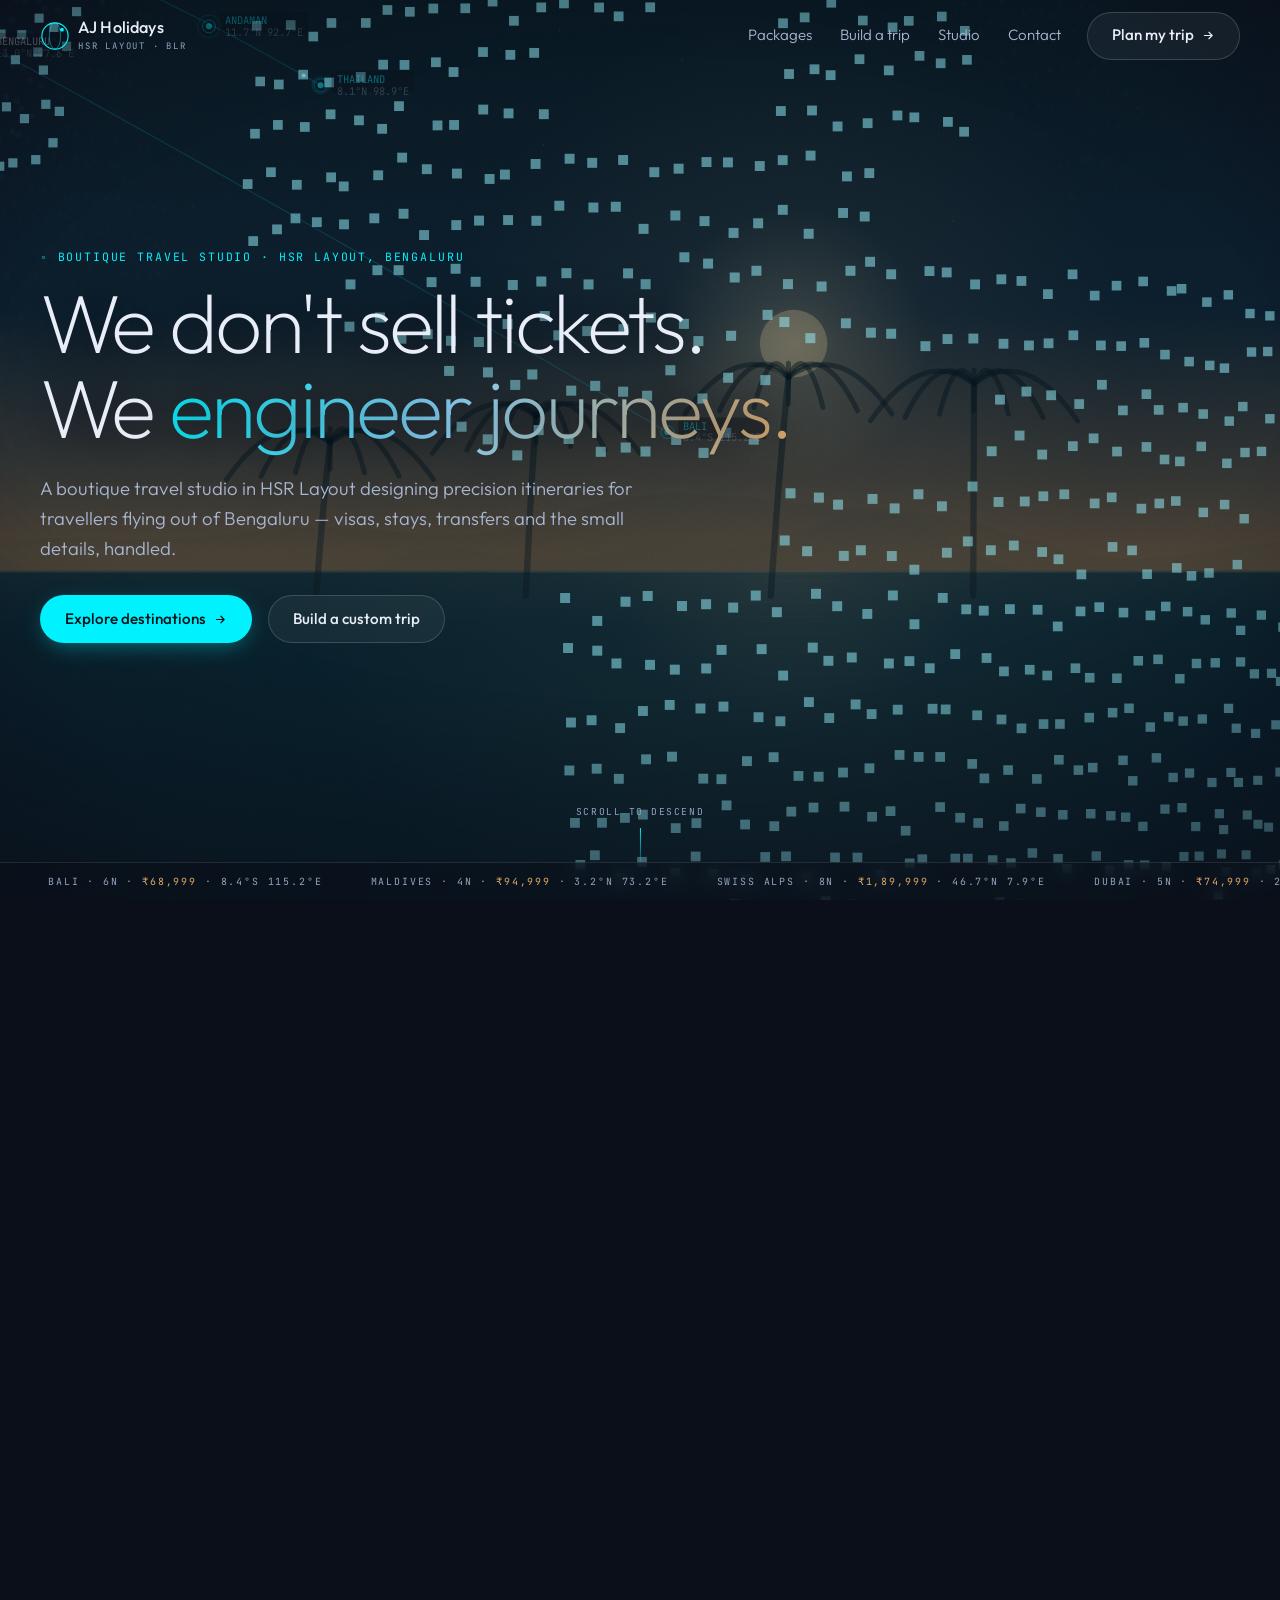
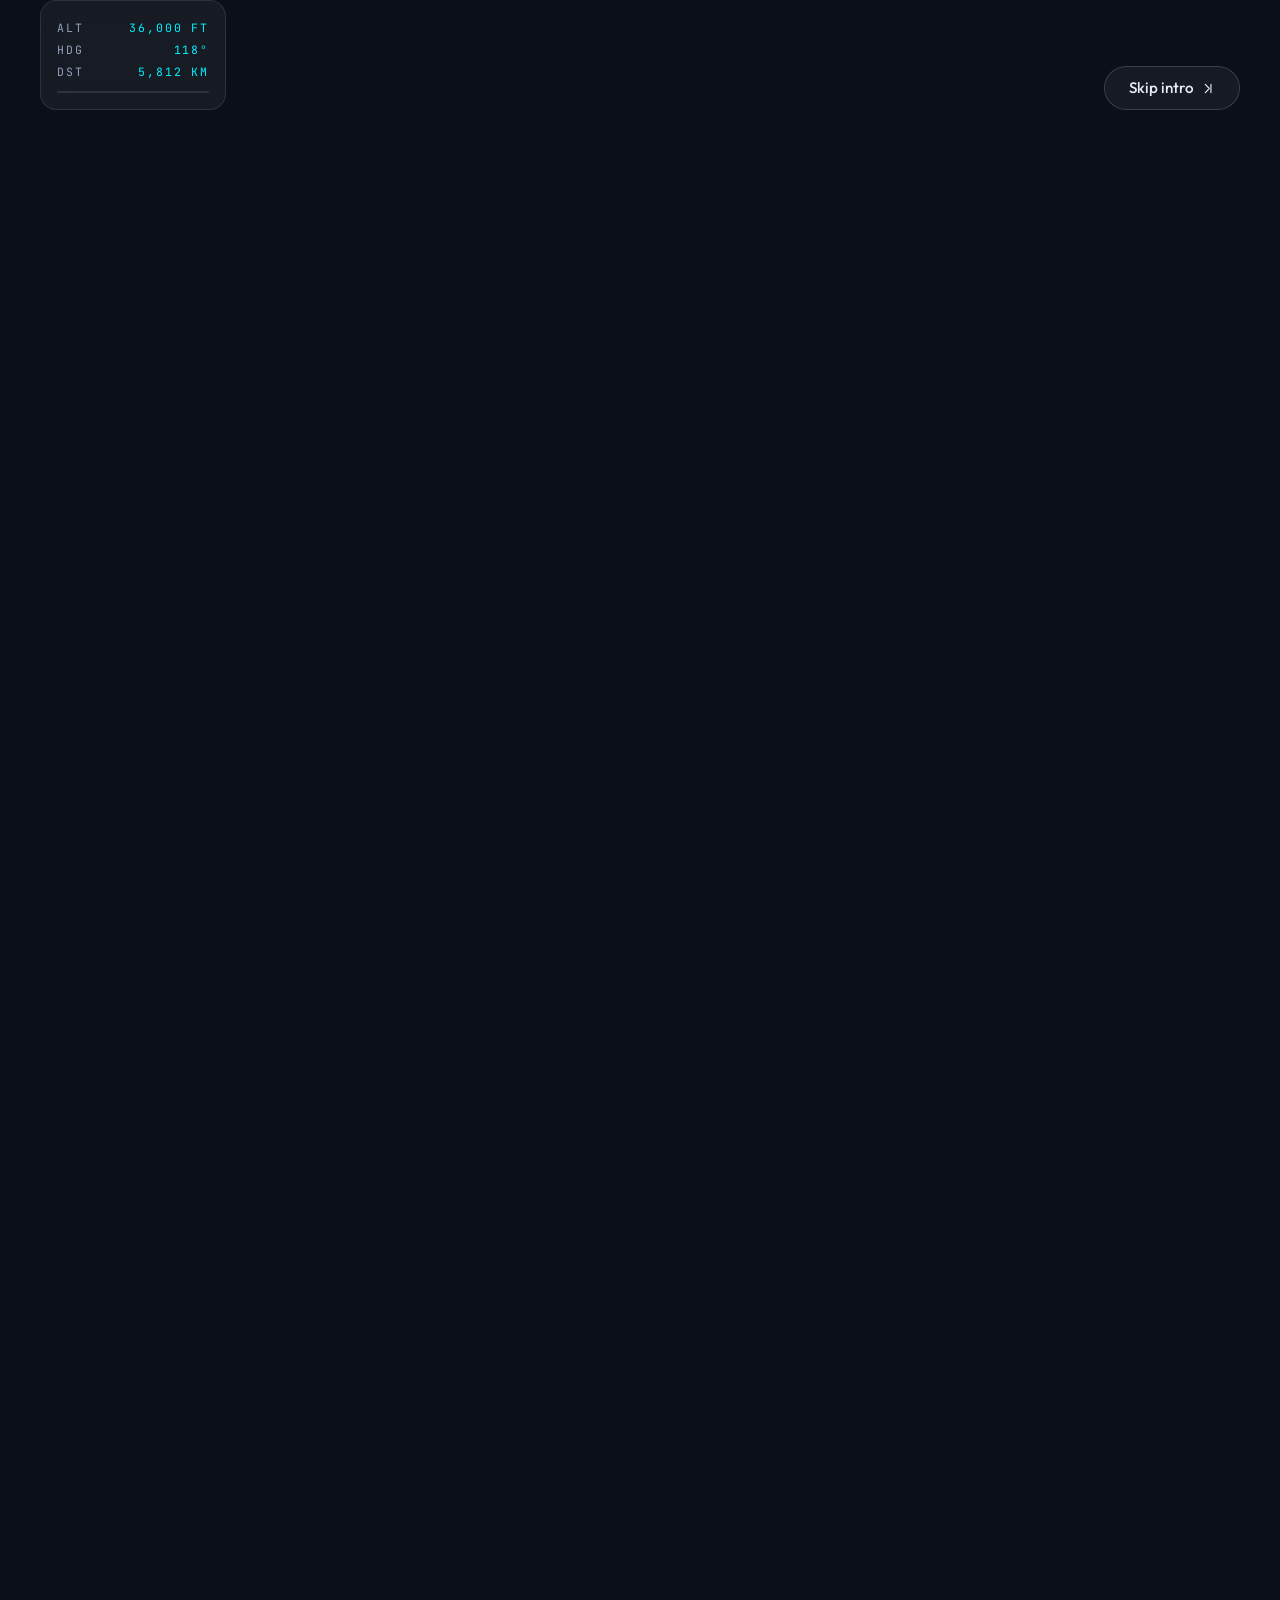
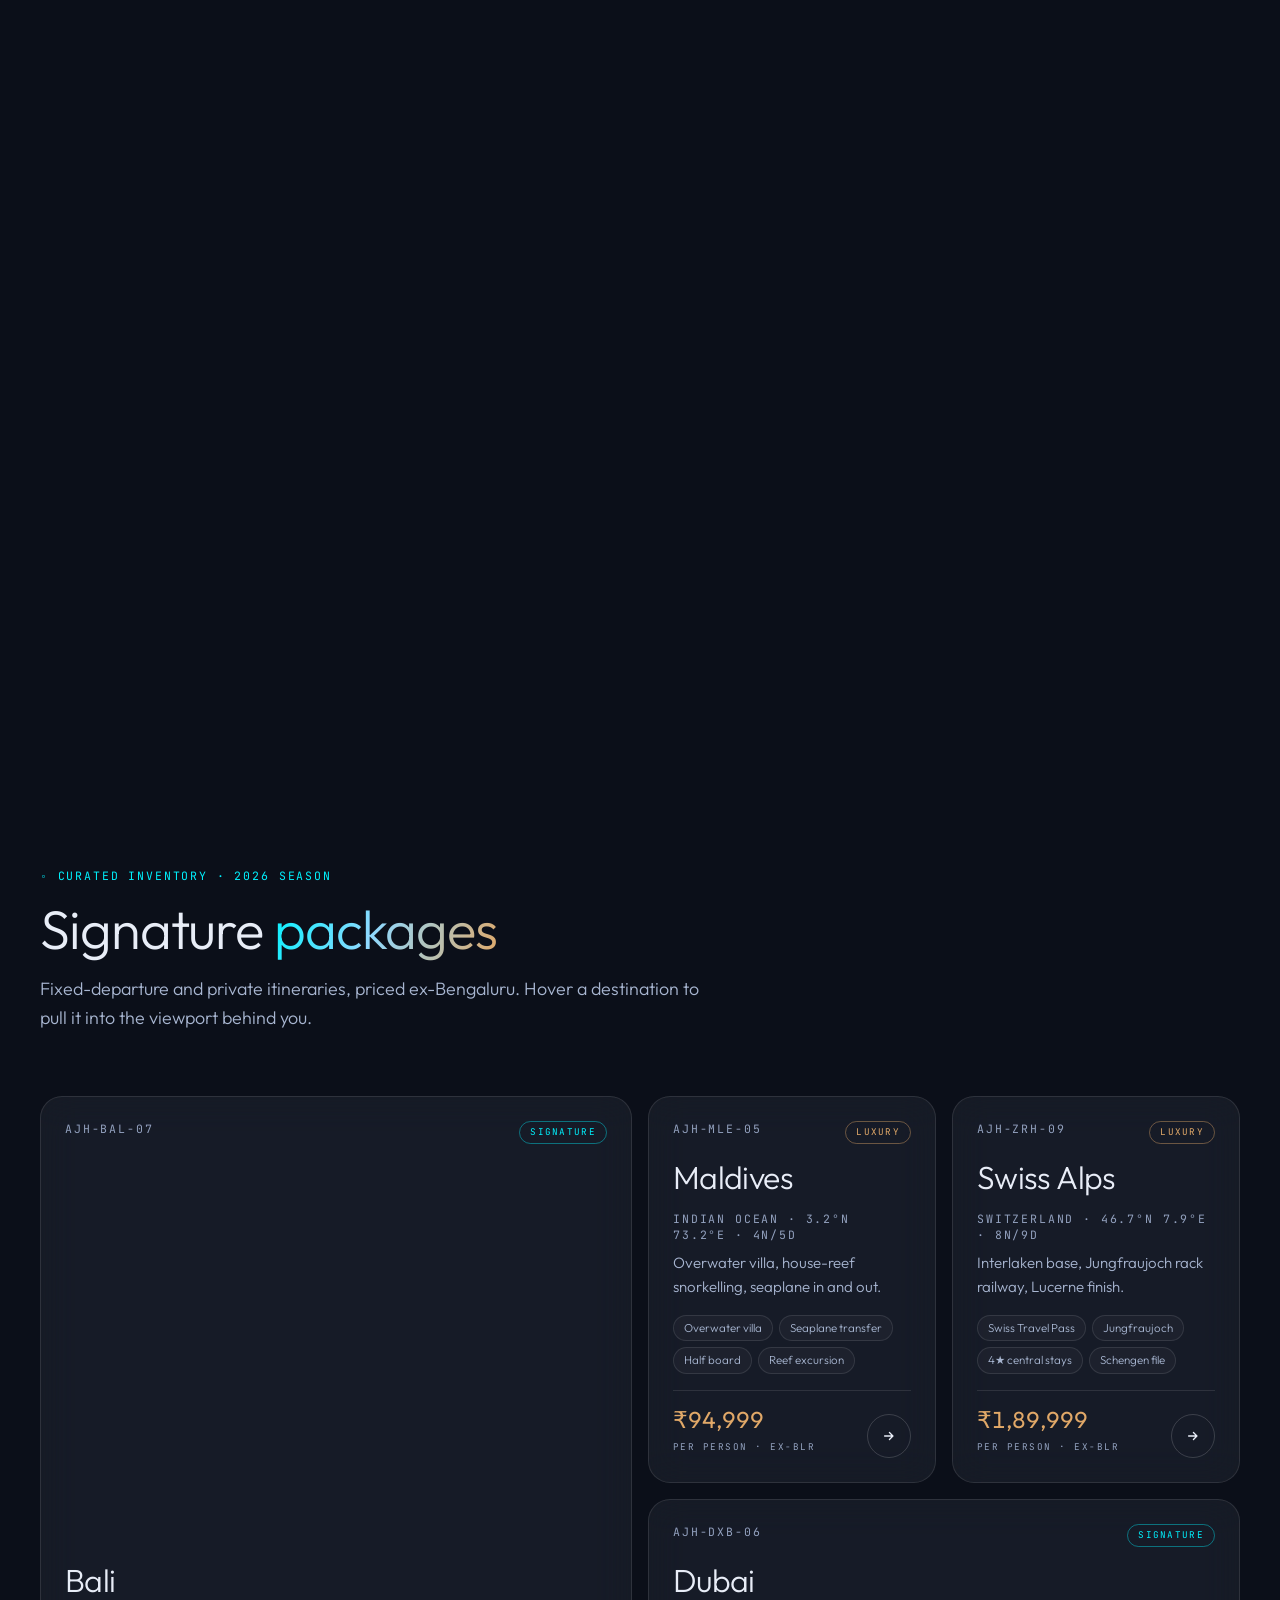
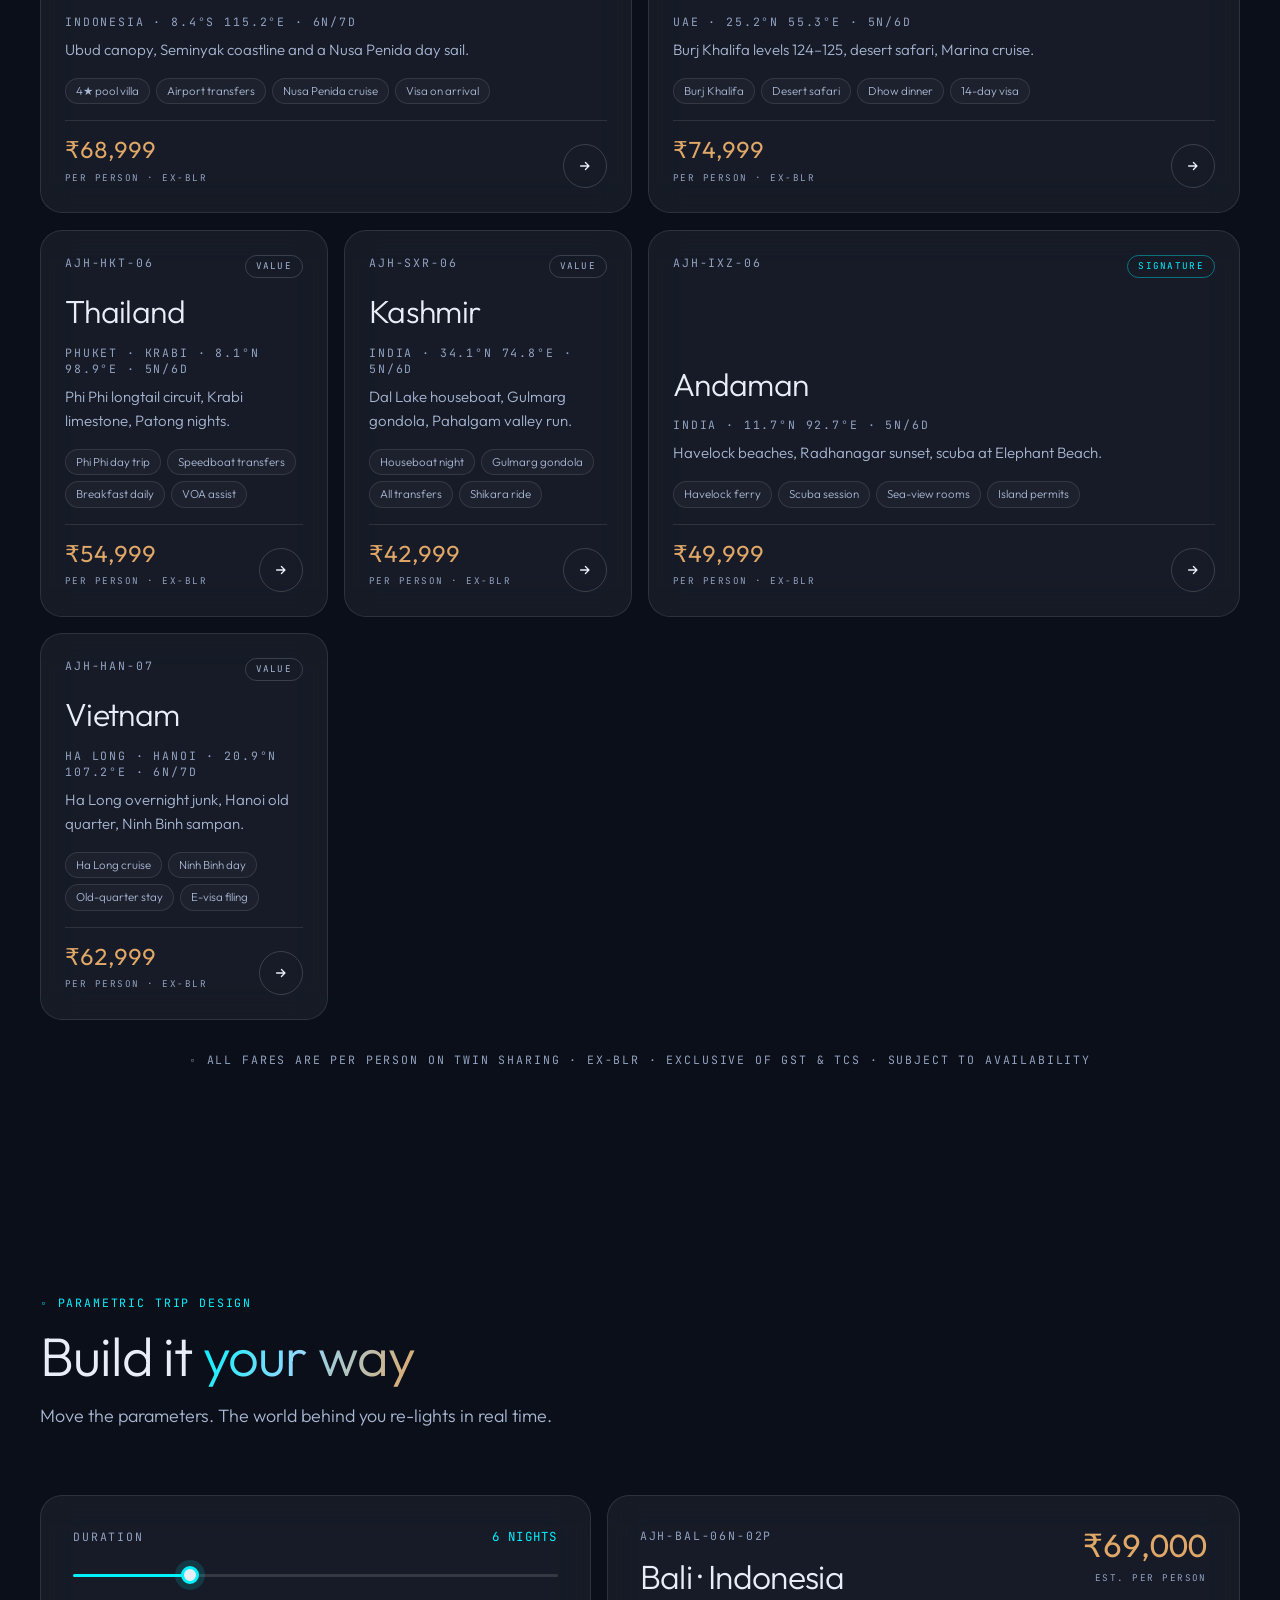
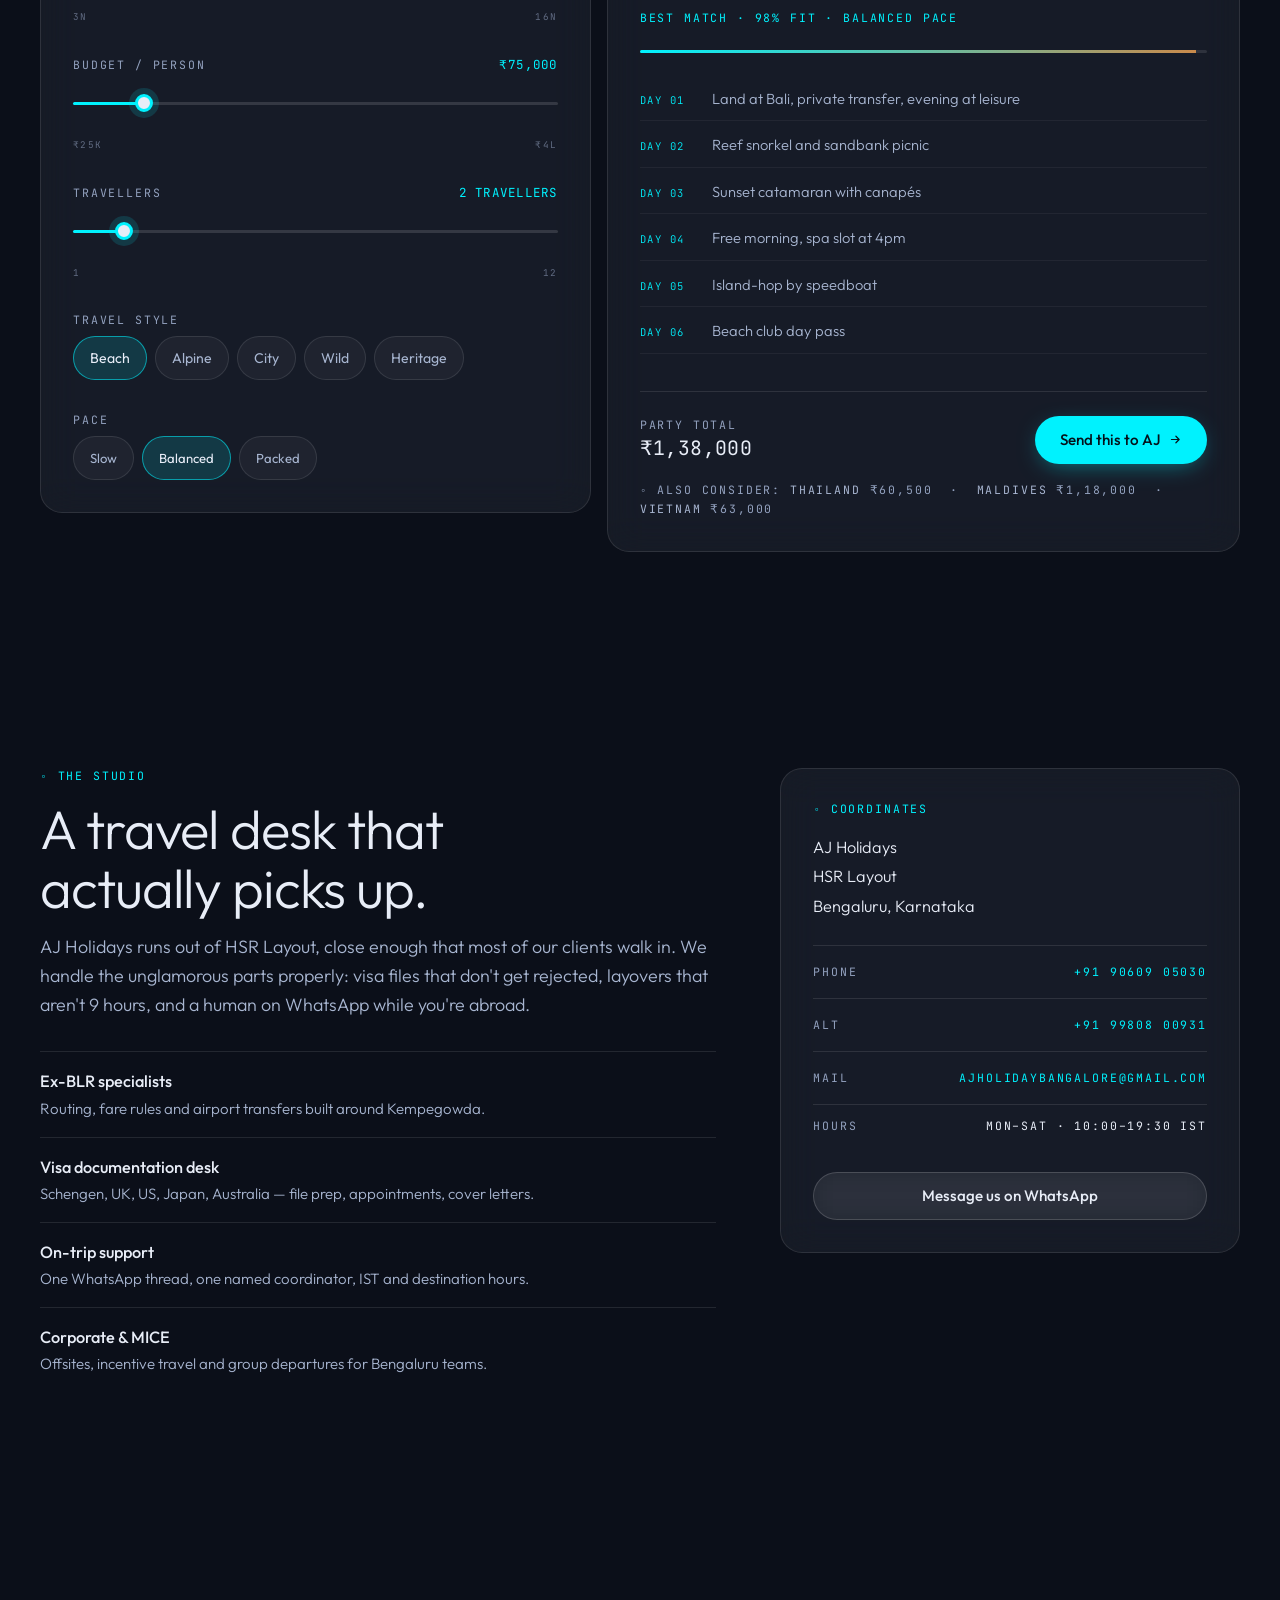
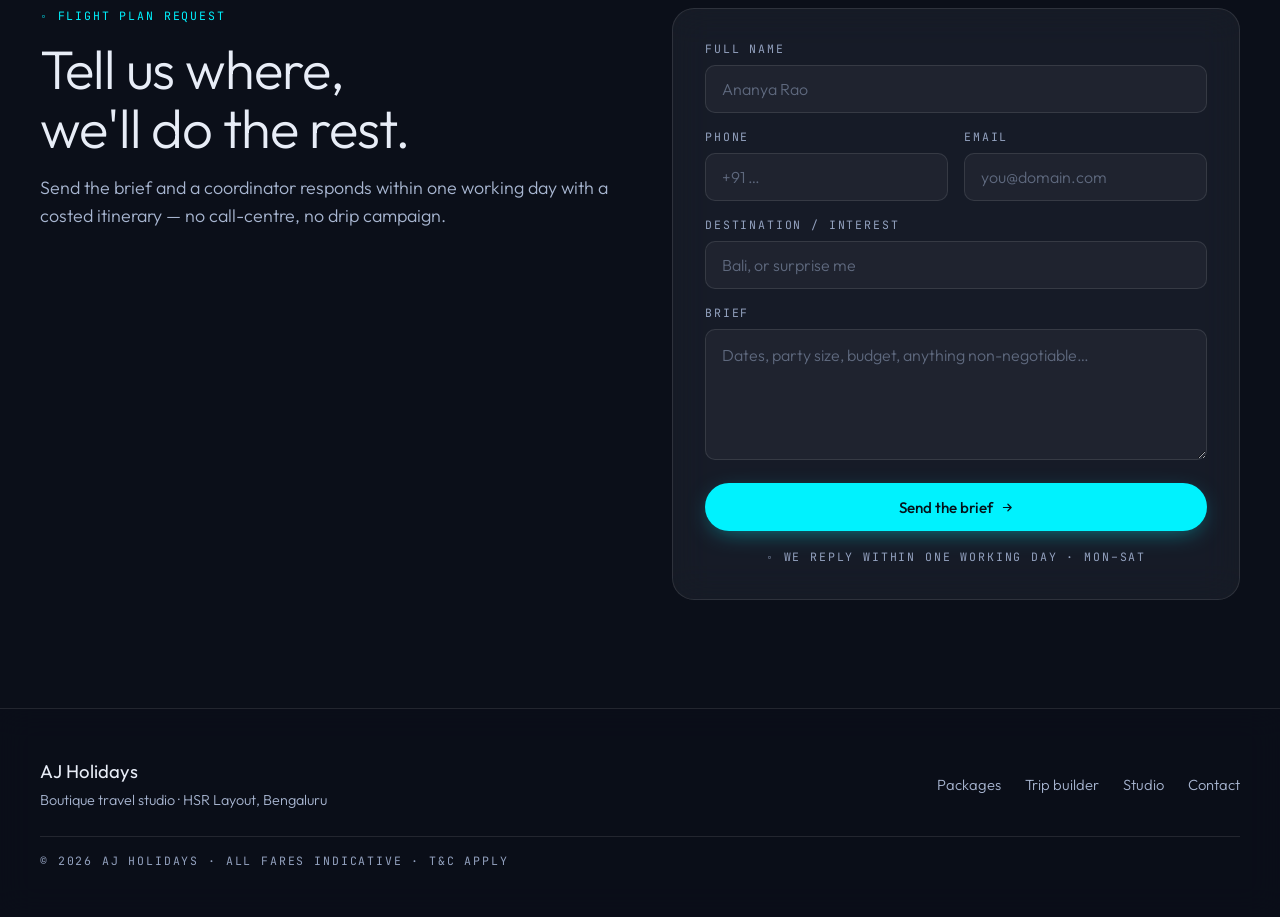
<file: index.html>
<!DOCTYPE html>
<html lang="en">
<head>
<meta charset="utf-8" />
<meta name="viewport" content="width=device-width, initial-scale=1, viewport-fit=cover" />
<title>AJ Holidays — Bespoke Journeys, Engineered from Bengaluru</title>
<meta name="description" content="AJ Holidays is a boutique travel studio in HSR Layout, Bengaluru. Curated international and domestic holiday packages, custom itineraries, visas and end-to-end trip design." />
<meta name="theme-color" content="#0B0F19" />
<link rel="canonical" href="https://ajholiday.in/" />

<link rel="icon" href="favicon.svg" type="image/svg+xml" />
<link rel="apple-touch-icon" href="assets/img/og-image.jpg" />

<meta property="og:site_name" content="AJ Holidays" />
<meta property="og:title" content="AJ Holidays — Bespoke Journeys, Engineered from Bengaluru" />
<meta property="og:description" content="Boutique travel studio in HSR Layout. Curated packages to Bali, Maldives, Switzerland, Dubai, Thailand and beyond." />
<meta property="og:type" content="website" />
<meta property="og:url" content="https://ajholiday.in/" />
<meta property="og:image" content="https://ajholiday.in/assets/img/og-image.jpg" />
<meta property="og:image:width" content="1200" />
<meta property="og:image:height" content="630" />
<meta property="og:locale" content="en_IN" />
<meta name="twitter:card" content="summary_large_image" />
<meta name="twitter:title" content="AJ Holidays — Bespoke Journeys, Engineered from Bengaluru" />
<meta name="twitter:description" content="Boutique travel studio in HSR Layout, Bengaluru. Curated packages, custom itineraries, visas." />
<meta name="twitter:image" content="https://ajholiday.in/assets/img/og-image.jpg" />

<!-- Local business structured data. Only verifiable facts here: name, area,
     contact, hours. No ratings, no review counts, no accreditations. -->
<script type="application/ld+json">
{
  "@context": "https://schema.org",
  "@type": "TravelAgency",
  "name": "AJ Holidays",
  "url": "https://ajholiday.in/",
  "image": "https://ajholiday.in/assets/img/og-image.jpg",
  "email": "ajholidaybangalore@gmail.com",
  "telephone": "+91-90609-05030",
  "address": {
    "@type": "PostalAddress",
    "addressLocality": "HSR Layout",
    "addressRegion": "Karnataka",
    "addressCountry": "IN"
  },
  "areaServed": "Bengaluru",
  "openingHours": "Mo-Sa 10:00-19:30"
}
</script>

<link rel="preconnect" href="https://fonts.googleapis.com" />
<link rel="preconnect" href="https://fonts.gstatic.com" crossorigin />
<link href="https://fonts.googleapis.com/css2?family=Outfit:wght@200;300;400;500;600;700&family=JetBrains+Mono:wght@300;400;500&display=swap" rel="stylesheet" />
<link rel="stylesheet" href="assets/css/style.css" />
</head>
<body>

<!--
  ┌───────────────────────────────────────────────────────────────────────┐
  │  REAL CONTACT DETAILS — REMAINING PLACEHOLDER: PACKAGE PRICING        │
  │                                                                       │
  │  Live and verified:                                                   │
  │    · Phone / WhatsApp  +91 90609 05030  (WA_NUMBER in app.js)         │
  │    · Alternate line    +91 99808 00931                                │
  │    · Email             ajholidaybangalore@gmail.com                   │
  │                                                                       │
  │  Still invented, DO NOT publish as fact:                              │
  │    · All 8 packages    prices, inclusions, night counts (scene.js)    │
  │    · Street address    omitted on purpose; add the real one when known│
  │                                                                       │
  │  The enquiry form has no backend. Submitting opens a pre-filled       │
  │  WhatsApp message; if the popup is blocked the enquiry is lost. See   │
  │  PLAN.md task T2.                                                     │
  └───────────────────────────────────────────────────────────────────────┘
-->
<a class="skip-link" href="#packages">Skip to packages</a>

<!-- ══════════════════════════════ LOADER ══════════════════════════════ -->
<div class="loader" id="loader" aria-hidden="true">
  <div class="loader__inner">
    <div class="loader__mark">AJ</div>
    <div class="loader__bar"><i id="loaderFill"></i></div>
    <div class="loader__meta mono"><span id="loaderPct">00</span>% &nbsp;·&nbsp; CALIBRATING ORBIT</div>
  </div>
</div>

<!-- ═══════════════════════ FIXED 3D SCENE CANVAS ══════════════════════ -->
<canvas id="scene" class="scene" aria-hidden="true"></canvas>
<div class="scene-vignette" aria-hidden="true"></div>
<div class="scene-grain" aria-hidden="true"></div>

<!-- ══════════════════════════════ NAV ═════════════════════════════════ -->
<header class="nav" id="nav">
  <a class="nav__brand" href="#top">
    <span class="nav__logo" aria-hidden="true">
      <svg viewBox="0 0 32 32" width="30" height="30"><circle cx="16" cy="16" r="14" fill="none" stroke="url(#g1)" stroke-width="1.2"/><ellipse cx="16" cy="16" rx="6" ry="14" fill="none" stroke="url(#g1)" stroke-width="0.8" opacity=".55"/><path d="M2.6 16h26.8" stroke="url(#g1)" stroke-width="0.8" opacity=".55"/><circle cx="23.4" cy="9.2" r="2.1" fill="#00F2FE"/><defs><linearGradient id="g1" x1="0" y1="0" x2="32" y2="32"><stop offset="0" stop-color="#00F2FE"/><stop offset="1" stop-color="#C98A4B"/></linearGradient></defs></svg>
    </span>
    <span class="nav__word">AJ&nbsp;Holidays<em class="mono">HSR LAYOUT · BLR</em></span>
  </a>

  <nav class="nav__links" aria-label="Primary">
    <a href="#packages">Packages</a>
    <a href="#builder">Build a trip</a>
    <a href="#studio">Studio</a>
    <a href="#contact">Contact</a>
  </nav>

  <a class="btn btn--ghost nav__cta" href="#contact">
    <span>Plan my trip</span>
    <svg viewBox="0 0 16 16" width="13" height="13" aria-hidden="true"><path d="M3 8h9M8.5 4l4 4-4 4" fill="none" stroke="currentColor" stroke-width="1.4" stroke-linecap="round" stroke-linejoin="round"/></svg>
  </a>

  <button class="nav__burger" id="burger" aria-label="Open menu" aria-expanded="false"><i></i><i></i></button>
</header>

<main id="top">

<!-- ══════════════════════════════ HERO ════════════════════════════════ -->
<section class="hero" id="hero">
  <div class="hero__inner">
    <p class="eyebrow mono reveal">◦ BOUTIQUE TRAVEL STUDIO · HSR LAYOUT, BENGALURU</p>
    <h1 class="hero__title reveal">
      We don't sell tickets.<br />
      We <span class="grad">engineer journeys.</span>
    </h1>
    <p class="hero__sub reveal">
      A boutique travel studio in HSR Layout designing precision itineraries for travellers
      flying out of Bengaluru — visas, stays, transfers and the small details, handled.
    </p>
    <div class="hero__actions reveal">
      <a class="btn btn--solid" href="#packages">
        <span>Explore destinations</span>
        <svg viewBox="0 0 16 16" width="13" height="13" aria-hidden="true"><path d="M3 8h9M8.5 4l4 4-4 4" fill="none" stroke="currentColor" stroke-width="1.5" stroke-linecap="round" stroke-linejoin="round"/></svg>
      </a>
      <a class="btn btn--ghost" href="#builder"><span>Build a custom trip</span></a>
    </div>

    <!--
      REAL CREDENTIALS GO HERE.

      A stats row previously sat in this spot with invented figures (travellers
      flown, countries, years in HSR, visa success rate). All of it was made up
      to fill the layout, so it was removed rather than shipped.

      To restore it, supply figures you can actually stand behind and re-add:

        <ul class="hero__stats reveal">
          <li><b data-count="NNN">0</b><span class="mono">LABEL</span></li>
        </ul>

      The .hero__stats styles and the JS counter (app.js, [data-count]) are both
      still in place, so real numbers will animate with no further work.
      Registration numbers and verifiable memberships belong here too.
    -->
  </div>

  <div class="hero__scroll mono" aria-hidden="true">
    <span>SCROLL TO DESCEND</span>
    <i></i>
  </div>

  <div class="hero__ticker mono" aria-hidden="true">
    <div class="hero__ticker-track" id="ticker"></div>
  </div>
</section>

<!-- ═══════════════════ SCROLL PHASE 1 — CAMERA FLY-IN ═════════════════ -->
<section class="journey" id="journey">
  <div class="journey__sticky">
    <div class="journey__caption" data-cap="0">
      <p class="eyebrow mono">◦ PHASE 01 — DEPARTURE</p>
      <h2>Every trip starts as<br />a point on a sphere.</h2>
      <p class="lede">Kempegowda International · BLR · 13.1986° N, 77.7066° E</p>
    </div>

    <div class="journey__caption" data-cap="1">
      <p class="eyebrow mono">◦ PHASE 02 — DESCENT</p>
      <h2>Then it becomes<br />somewhere real.</h2>
      <p class="lede">We build the ground game — the villa, the driver, the 6 a.m. boat.</p>
    </div>

    <div class="journey__caption" data-cap="2">
      <p class="eyebrow mono">◦ PHASE 03 — ARRIVAL</p>
      <h2>Bali.<br />Six nights.</h2>
      <p class="lede">Ubud jungle canopy → Seminyak coastline → Nusa Penida day sail.</p>
    </div>

    <div class="journey__hud mono" aria-hidden="true">
      <div class="hud__row"><span>ALT</span><b id="hudAlt">36 000 ft</b></div>
      <div class="hud__row"><span>HDG</span><b id="hudHdg">118°</b></div>
      <div class="hud__row"><span>DST</span><b id="hudDst">5 812 km</b></div>
      <div class="hud__bar"><i id="hudFill"></i></div>
    </div>

    <!-- Immersive/Interactive pattern requires an escape hatch for
         impatient users; also the keyboard exit from the pinned sequence. -->
    <a class="btn btn--ghost journey__skip" href="#packages" id="skipIntro">
      <span>Skip intro</span>
      <svg viewBox="0 0 16 16" width="13" height="13" aria-hidden="true"><path d="M4 3l5 5-5 5M11 3v10" fill="none" stroke="currentColor" stroke-width="1.4" stroke-linecap="round" stroke-linejoin="round"/></svg>
    </a>
  </div>
</section>

<!-- ═══════════════ SCROLL PHASE 2 — BENTO PACKAGE GRID ════════════════ -->
<section class="section packages" id="packages">
  <div class="wrap">
    <header class="sec-head reveal">
      <p class="eyebrow mono">◦ CURATED INVENTORY · 2026 SEASON</p>
      <h2 class="sec-title">Signature <span class="grad">packages</span></h2>
      <p class="sec-lede">
        Fixed-departure and private itineraries, priced ex-Bengaluru. Hover a destination to
        pull it into the viewport behind you.
      </p>
    </header>

    <div class="bento" id="bento"><!-- injected --></div>

    <p class="packages__foot mono reveal">
      ◦ ALL FARES ARE PER PERSON ON TWIN SHARING · EX-BLR · EXCLUSIVE OF GST &amp; TCS · SUBJECT TO AVAILABILITY
    </p>
  </div>
</section>

<!-- ══════════ SCROLL PHASE 3 — CUSTOM ITINERARY BUILDER ═══════════════ -->
<section class="section builder" id="builder">
  <div class="wrap">
    <header class="sec-head reveal">
      <p class="eyebrow mono">◦ PARAMETRIC TRIP DESIGN</p>
      <h2 class="sec-title">Build it <span class="grad">your way</span></h2>
      <p class="sec-lede">Move the parameters. The world behind you re-lights in real time.</p>
    </header>

    <div class="builder__grid reveal">

      <div class="panel builder__controls">
        <div class="ctrl">
          <label for="dur">
            <span class="mono">DURATION</span>
            <b id="durOut" class="mono">6 nights</b>
          </label>
          <input type="range" id="dur" min="3" max="16" step="1" value="6" />
          <div class="ctrl__scale mono"><span>3N</span><span>16N</span></div>
        </div>

        <div class="ctrl">
          <label for="bud">
            <span class="mono">BUDGET / PERSON</span>
            <b id="budOut" class="mono">₹75,000</b>
          </label>
          <input type="range" id="bud" min="25000" max="400000" step="5000" value="75000" />
          <div class="ctrl__scale mono"><span>₹25K</span><span>₹4L</span></div>
        </div>

        <div class="ctrl">
          <label for="pax">
            <span class="mono">TRAVELLERS</span>
            <b id="paxOut" class="mono">2 adults</b>
          </label>
          <input type="range" id="pax" min="1" max="12" step="1" value="2" />
          <div class="ctrl__scale mono"><span>1</span><span>12</span></div>
        </div>

        <div class="ctrl ctrl--seg">
          <span class="mono ctrl__label">TRAVEL STYLE</span>
          <div class="seg" id="styleSeg" role="tablist" aria-label="Travel style">
            <button role="tab" class="is-on" data-style="beach">Beach</button>
            <button role="tab" data-style="alpine">Alpine</button>
            <button role="tab" data-style="city">City</button>
            <button role="tab" data-style="wild">Wild</button>
            <button role="tab" data-style="heritage">Heritage</button>
          </div>
        </div>

        <div class="ctrl ctrl--seg">
          <span class="mono ctrl__label">PACE</span>
          <div class="seg seg--sm" id="paceSeg" role="tablist" aria-label="Pace">
            <button role="tab" data-pace="slow">Slow</button>
            <button role="tab" class="is-on" data-pace="balanced">Balanced</button>
            <button role="tab" data-pace="packed">Packed</button>
          </div>
        </div>
      </div>

      <div class="panel builder__out" id="builderOut">
        <div class="bo__head">
          <div>
            <p class="mono bo__id" id="boId">AJH-CUSTOM-0000</p>
            <h3 id="boName">Bali · Indonesia</h3>
            <p class="bo__tag mono" id="boTag">BEST MATCH · 94% FIT</p>
          </div>
          <div class="bo__price">
            <b id="boPrice">₹68,999</b>
            <span class="mono">EST. PER PERSON</span>
          </div>
        </div>

        <div class="bo__meter" aria-hidden="true"><i id="boMeter"></i></div>

        <ol class="bo__days" id="boDays"><!-- injected --></ol>

        <div class="bo__foot">
          <div class="bo__totals mono">
            <span>PARTY TOTAL</span><b id="boTotal">₹1,37,998</b>
          </div>
          <button class="btn btn--solid" id="boSend">
            <span>Send this to AJ</span>
            <svg viewBox="0 0 16 16" width="13" height="13" aria-hidden="true"><path d="M3 8h9M8.5 4l4 4-4 4" fill="none" stroke="currentColor" stroke-width="1.5" stroke-linecap="round" stroke-linejoin="round"/></svg>
          </button>
        </div>

        <p class="bo__alts mono" id="boAlts"></p>
      </div>
    </div>
  </div>
</section>

<!-- ═════════════════════════════ STUDIO ═══════════════════════════════ -->
<section class="section studio" id="studio">
  <div class="wrap studio__grid">
    <div class="reveal">
      <p class="eyebrow mono">◦ THE STUDIO</p>
      <h2 class="sec-title">A travel desk that<br />actually picks up.</h2>
      <p class="sec-lede">
        AJ Holidays runs out of HSR Layout, close enough that most of our clients walk in.
        We handle the unglamorous parts properly: visa files that don't get rejected,
        layovers that aren't 9 hours, and a human on WhatsApp while you're abroad.
      </p>
      <ul class="studio__list">
        <li><b>Ex-BLR specialists</b><span>Routing, fare rules and airport transfers built around Kempegowda.</span></li>
        <li><b>Visa documentation desk</b><span>Schengen, UK, US, Japan, Australia — file prep, appointments, cover letters.</span></li>
        <li><b>On-trip support</b><span>One WhatsApp thread, one named coordinator, IST and destination hours.</span></li>
        <li><b>Corporate &amp; MICE</b><span>Offsites, incentive travel and group departures for Bengaluru teams.</span></li>
      </ul>
    </div>

    <aside class="panel studio__card reveal">
      <p class="mono studio__card-k">◦ COORDINATES</p>
      <address>
        AJ Holidays<br />
        HSR Layout<br />
        Bengaluru, Karnataka<br />
        <!-- Street address and PIN intentionally omitted: the previous values
             (27th Main Road, Sector 2, 560102) were invented. Add the real
             street line here when you have it. -->
      </address>
      <dl class="studio__dl mono">
        <div><dt>PHONE</dt><dd><a href="tel:+919060905030">+91 90609 05030</a></dd></div>
        <div><dt>ALT</dt><dd><a href="tel:+919980800931">+91 99808 00931</a></dd></div>
        <div><dt>MAIL</dt><dd><a href="mailto:ajholidaybangalore@gmail.com">ajholidaybangalore@gmail.com</a></dd></div>
        <div><dt>HOURS</dt><dd>MON–SAT · 10:00–19:30 IST</dd></div>
      </dl>
      <a class="btn btn--ghost btn--full" href="https://wa.me/919060905030" target="_blank" rel="noopener">
        <span>Message us on WhatsApp</span>
      </a>
    </aside>
  </div>
</section>

<!-- ═════════════════════════════ CONTACT ══════════════════════════════ -->
<section class="section contact" id="contact">
  <div class="wrap contact__grid">
    <header class="reveal">
      <p class="eyebrow mono">◦ FLIGHT PLAN REQUEST</p>
      <h2 class="sec-title">Tell us where,<br />we'll do the rest.</h2>
      <p class="sec-lede">
        Send the brief and a coordinator responds within one working day with a costed
        itinerary — no call-centre, no drip campaign.
      </p>
    </header>

    <form class="panel contact__form reveal" id="leadForm" novalidate>
      <div class="field" data-field>
        <label for="fName" class="mono">FULL NAME</label>
        <input id="fName" name="name" type="text" autocomplete="name" required
               aria-describedby="eName" placeholder="Ananya Rao" />
        <p class="err mono" id="eName">◦ NAME IS REQUIRED</p>
      </div>
      <div class="field-row">
        <div class="field" data-field>
          <label for="fPhone" class="mono">PHONE</label>
          <input id="fPhone" name="phone" type="tel" inputmode="tel" autocomplete="tel" required
                 aria-describedby="ePhone" placeholder="+91 …" />
          <p class="err mono" id="ePhone">◦ ENTER A VALID 10-DIGIT NUMBER</p>
        </div>
        <div class="field" data-field>
          <label for="fMail" class="mono">EMAIL</label>
          <input id="fMail" name="email" type="email" autocomplete="email"
                 aria-describedby="eMail" placeholder="you@domain.com" />
          <p class="err mono" id="eMail">◦ CHECK THE EMAIL FORMAT</p>
        </div>
      </div>
      <div class="field">
        <label for="fDest" class="mono">DESTINATION / INTEREST</label>
        <input id="fDest" name="destination" type="text" placeholder="Bali, or surprise me" />
      </div>
      <div class="field">
        <label for="fMsg" class="mono">BRIEF</label>
        <textarea id="fMsg" name="message" rows="4" placeholder="Dates, party size, budget, anything non-negotiable…"></textarea>
      </div>

      <button class="btn btn--solid btn--full" type="submit">
        <span>Send the brief</span>
        <svg viewBox="0 0 16 16" width="13" height="13" aria-hidden="true"><path d="M3 8h9M8.5 4l4 4-4 4" fill="none" stroke="currentColor" stroke-width="1.5" stroke-linecap="round" stroke-linejoin="round"/></svg>
      </button>

      <p class="form-note mono" id="formNote" role="status" aria-live="polite">
        ◦ WE REPLY WITHIN ONE WORKING DAY · MON–SAT
      </p>
    </form>

    <!-- Handoff panel. Replaces the old behaviour of calling window.open() and
         announcing success: a blocked popup made that a lie, and the enquiry
         was lost silently. The send action is now a real anchor the visitor
         clicks, which no popup blocker can intercept, plus copy / call / mail
         fallbacks so there is always a way through. -->
    <div class="panel handoff reveal" id="handoff" hidden
         role="region" aria-labelledby="handoffTitle" tabindex="-1">
      <p class="mono handoff__k">◦ READY TO SEND</p>
      <h3 id="handoffTitle">Your brief is ready.</h3>
      <p class="handoff__lede" id="handoffLede">
        We've packed your details into a WhatsApp message. Tap below to send it.
        Nothing reaches us until you do.
      </p>

      <a class="btn btn--solid btn--full" id="handoffWa" href="#" target="_blank" rel="noopener">
        <span>Send on WhatsApp</span>
        <svg viewBox="0 0 16 16" width="13" height="13" aria-hidden="true"><path d="M3 8h9M8.5 4l4 4-4 4" fill="none" stroke="currentColor" stroke-width="1.5" stroke-linecap="round" stroke-linejoin="round"/></svg>
      </a>

      <button class="btn btn--ghost btn--full" id="handoffCopy" type="button">
        <span>Copy the message instead</span>
      </button>

      <p class="handoff__alt mono">
        <span>OR</span>
        <a href="tel:+919060905030">CALL +91 90609 05030</a>
        <a href="mailto:ajholidaybangalore@gmail.com?subject=Trip%20enquiry">EMAIL US</a>
      </p>

      <details class="handoff__peek">
        <summary class="mono">SEE EXACTLY WHAT GETS SENT</summary>
        <pre id="handoffMsg"></pre>
      </details>

      <button class="handoff__back mono" id="handoffBack" type="button">← EDIT MY DETAILS</button>
    </div>
  </div>
</section>

</main>

<!-- ══════════════════════════════ FOOTER ══════════════════════════════ -->
<footer class="footer">
  <div class="wrap footer__grid">
    <div>
      <p class="footer__mark">AJ Holidays</p>
      <p class="footer__line">Boutique travel studio · HSR Layout, Bengaluru</p>
    </div>
    <nav class="footer__nav" aria-label="Footer">
      <a href="#packages">Packages</a>
      <a href="#builder">Trip builder</a>
      <a href="#studio">Studio</a>
      <a href="#contact">Contact</a>
    </nav>
    <p class="footer__legal mono">
      © <span id="yr">2026</span> AJ HOLIDAYS · ALL FARES INDICATIVE · T&amp;C APPLY
    </p>
  </div>
</footer>

<script src="assets/js/scene.js"></script>
<script src="assets/js/app.js"></script>
</body>
</html>
</file>
<file: assets/css/style.css>
/* ═══════════════════════════════════════════════════════════════════════
   AJ HOLIDAYS — STYLE SHEET
   Design system: design-system/aj-holidays/MASTER.md
   Palette "Obsidian / Ion / Copper" — manual dark-mode override, contrast
   verified (fg 16.31:1, muted 9.37:1, cyan 13.80:1, copper 6.58:1).
   Style: Bento Grids · Pattern: Immersive/Interactive Experience
   ═══════════════════════════════════════════════════════════════════════ */

/* ── Tokens ──────────────────────────────────────────────────────────── */
:root{
  /* colour */
  --bg:#0B0F19;
  --elev:#131A29;
  --glass:rgba(255,255,255,.05);
  --glass-2:rgba(255,255,255,.075);
  --line:rgba(255,255,255,.10);
  --line-2:rgba(255,255,255,.16);
  --fg:#E8EDF7;
  --fg-muted:#A8B6D1;
  --fg-dim:#93A2BF;
  --cyan:#00F2FE;
  --on-cyan:#04121A;
  --copper:#C98A4B;
  --copper-lt:#E0A868;
  --ring:#00F2FE;
  --bad:#FF6B6B;

  /* spacing — density 5/10 (standard) */
  --space-xs:4px;  --space-sm:8px;  --space-md:16px; --space-lg:24px;
  --space-xl:32px; --space-2xl:48px; --space-3xl:64px;

  /* radius / motion */
  --r-sm:10px; --r-md:16px; --r-lg:22px; --r-xl:28px;
  --t-fast:150ms; --t:220ms; --t-slow:300ms;
  --ease:cubic-bezier(.22,.61,.36,1);

  --maxw:1240px;
  --nav-h:72px;
}

*,*::before,*::after{ box-sizing:border-box; }

html{
  scroll-behavior:smooth;                 /* ux: nav-smooth-scroll */
  -webkit-text-size-adjust:100%;
}
html,body{ margin:0; padding:0; }

body{
  background:var(--bg);
  color:var(--fg);
  font-family:'Outfit',system-ui,-apple-system,'Segoe UI',Roboto,sans-serif;
  font-size:16px;                          /* ux: base 16px */
  font-weight:300;
  line-height:1.6;                         /* ux: line-height ≥1.5 */
  overflow-x:hidden;                       /* ux: no horizontal scroll */
  -webkit-font-smoothing:antialiased;
  text-rendering:optimizeLegibility;
}

img,svg{ max-width:100%; display:block; }
[hidden]{ display:none !important; }   /* beats any component display rule */

.mono{
  font-family:'JetBrains Mono',ui-monospace,SFMono-Regular,Menlo,monospace;
  font-weight:400;                         /* mono rule: never bold */
  font-size:.72rem;                        /* 11.5px — within 11–13px band */
  letter-spacing:.16em;
  text-transform:uppercase;
  line-height:1.4;
}

/* ── Focus: visible always, never removed ────────────────────────────── */
:focus-visible{
  outline:2px solid var(--ring);
  outline-offset:3px;
  border-radius:4px;
}
::selection{ background:rgba(0,242,254,.28); color:#fff; }

/* ── Skip link (a11y) ────────────────────────────────────────────────── */
.skip-link{
  position:fixed; top:-100px; left:var(--space-md); z-index:200;
  background:var(--cyan); color:var(--on-cyan);
  padding:12px 18px; border-radius:var(--r-sm);
  font-weight:600; text-decoration:none;
  transition:top var(--t) var(--ease);
}
.skip-link:focus{ top:var(--space-md); }

/* ═══════════════════════════ LOADER ═════════════════════════════════ */
.loader{
  position:fixed; inset:0; z-index:150;
  background:var(--bg);
  display:grid; place-items:center;
  transition:opacity 600ms var(--ease), visibility 600ms;
}
.loader.is-done{ opacity:0; visibility:hidden; pointer-events:none; }
.loader__inner{ text-align:center; width:min(280px,72vw); }
.loader__mark{
  font-size:2.5rem; font-weight:200; letter-spacing:.22em;
  background:linear-gradient(120deg,var(--cyan),var(--copper));
  -webkit-background-clip:text; background-clip:text; color:transparent;
  margin-bottom:var(--space-lg);
}
.loader__bar{
  height:2px; background:var(--line); border-radius:2px; overflow:hidden;
}
.loader__bar i{
  display:block; height:100%; width:0%;
  background:linear-gradient(90deg,var(--cyan),var(--copper));
  transition:width 180ms linear;
}
.loader__meta{ margin-top:var(--space-md); color:var(--fg-dim); }

/* ═══════════════════════ FIXED SCENE LAYERS ═════════════════════════ */
.scene{
  position:fixed; inset:0; width:100%; height:100%;
  z-index:0; display:block;
  background:var(--bg);
}
.scene-vignette{
  position:fixed; inset:0; z-index:1; pointer-events:none;
  background:
    radial-gradient(120% 85% at 50% 42%, transparent 42%, rgba(11,15,25,.55) 78%, rgba(11,15,25,.88) 100%);
}
.scene-grain{
  position:fixed; inset:0; z-index:1; pointer-events:none; opacity:.4;
  mix-blend-mode:overlay;
  background-image:url("data:image/svg+xml,%3Csvg xmlns='http://www.w3.org/2000/svg' width='140' height='140'%3E%3Cfilter id='n'%3E%3CfeTurbulence type='fractalNoise' baseFrequency='.85' numOctaves='3'/%3E%3C/filter%3E%3Crect width='140' height='140' filter='url(%23n)' opacity='.35'/%3E%3C/svg%3E");
}

main,.footer{ position:relative; z-index:2; }

/* ═══════════════════════════ NAV ════════════════════════════════════ */
.nav{
  position:fixed; top:0; left:0; right:0; z-index:100;
  height:var(--nav-h);
  display:flex; align-items:center; gap:var(--space-lg);
  padding:0 clamp(16px,4vw,40px);
  transition:background var(--t-slow) var(--ease),
             border-color var(--t-slow) var(--ease),
             backdrop-filter var(--t-slow) var(--ease);
  border-bottom:1px solid transparent;
}
.nav.is-stuck{
  background:rgba(11,15,25,.72);
  -webkit-backdrop-filter:blur(18px) saturate(140%);
  backdrop-filter:blur(18px) saturate(140%);
  border-bottom-color:var(--line);
}
.nav__brand{
  display:flex; align-items:center; gap:var(--space-sm);
  color:var(--fg); text-decoration:none; margin-right:auto;
  min-height:44px;                          /* ux: 44×44 min touch target */
}
.nav__logo{ display:grid; place-items:center; flex:none; }
.nav__word{
  display:flex; flex-direction:column; line-height:1.1;
  font-weight:500; font-size:1.02rem; letter-spacing:.01em;
}
.nav__word em{
  font-family:'JetBrains Mono',ui-monospace,monospace;
  font-style:normal; font-size:.56rem; letter-spacing:.2em;
  color:var(--fg-dim); margin-top:3px;
}
.nav__links{ display:flex; gap:var(--space-lg); }
.nav__links a{
  position:relative; color:var(--fg-muted); text-decoration:none;
  font-size:.94rem; padding:6px 2px;
  display:inline-flex; align-items:center;
  min-height:44px;                          /* touch tablets sit above 768px */
  transition:color var(--t) var(--ease);
}
.nav__links a::after{
  content:''; position:absolute; left:0; right:0; bottom:11px; height:1px;
  background:var(--cyan); transform:scaleX(0); transform-origin:left;
  transition:transform var(--t) var(--ease);
}
.nav__links a:hover{ color:var(--fg); }
.nav__links a:hover::after{ transform:scaleX(1); }

.nav__burger{
  display:none;
  width:44px; height:44px;                 /* ux: 44×44 min touch target */
  background:var(--glass); border:1px solid var(--line);
  border-radius:var(--r-sm);
  cursor:pointer;
  align-items:center; justify-content:center; flex-direction:column; gap:5px;
}
.nav__burger i{
  display:block; width:17px; height:1.5px; background:var(--fg);
  transition:transform var(--t) var(--ease), opacity var(--t) var(--ease);
}
.nav__burger[aria-expanded="true"] i:first-child{ transform:translateY(3.2px) rotate(45deg); }
.nav__burger[aria-expanded="true"] i:last-child{ transform:translateY(-3.2px) rotate(-45deg); }

/* ═══════════════════════════ BUTTONS ════════════════════════════════ */
.btn{
  display:inline-flex; align-items:center; justify-content:center;
  gap:var(--space-sm);
  min-height:48px; padding:0 var(--space-lg);   /* ≥44px touch */
  border-radius:999px; border:1px solid transparent;
  font-family:inherit; font-size:.95rem; font-weight:500;
  text-decoration:none; cursor:pointer;         /* checklist: cursor-pointer */
  transition:transform var(--t) var(--ease), background var(--t) var(--ease),
             border-color var(--t) var(--ease), box-shadow var(--t) var(--ease),
             color var(--t) var(--ease);
  white-space:nowrap;
}
.btn:hover{ transform:translateY(-2px); }
.btn:active{ transform:translateY(0); }
.btn--solid{
  background:var(--cyan); color:var(--on-cyan);  /* 13.67:1 */
  box-shadow:0 6px 24px -8px rgba(0,242,254,.55);
}
.btn--solid:hover{ box-shadow:0 12px 34px -10px rgba(0,242,254,.75); }
.btn--ghost{
  background:var(--glass); color:var(--fg);
  border-color:var(--line-2);
  -webkit-backdrop-filter:blur(12px); backdrop-filter:blur(12px);
}
.btn--ghost:hover{ background:var(--glass-2); border-color:rgba(0,242,254,.45); }
.btn--full{ width:100%; }
.btn svg{ flex:none; transition:transform var(--t) var(--ease); }
.btn:hover svg{ transform:translateX(3px); }

/* ═══════════════════════════ TYPE ═══════════════════════════════════ */
.eyebrow{ color:var(--cyan); margin:0 0 var(--space-md); }
.grad{
  background:linear-gradient(110deg,var(--cyan) 0%,#8FD9FF 45%,var(--copper-lt) 100%);
  -webkit-background-clip:text; background-clip:text; color:transparent;
}
h1,h2,h3{ font-weight:300; letter-spacing:-.02em; margin:0; }
.sec-title{ font-size:clamp(2rem,5vw,3.4rem); line-height:1.08; margin-bottom:var(--space-md); }
.sec-lede{
  color:var(--fg-muted); max-width:56ch;
  font-size:clamp(1rem,1.6vw,1.12rem); margin:0;
}

.wrap{ width:min(100% - 2*clamp(16px,5vw,40px), var(--maxw)); margin-inline:auto; }
.section{ padding:clamp(80px,12vh,140px) 0; }
.sec-head{ margin-bottom:var(--space-3xl); }

/* ── Reveal (respects reduced motion further down) ───────────────────── */
.reveal{
  opacity:0; transform:translateY(24px);
  transition:opacity 700ms var(--ease), transform 700ms var(--ease);
}
.reveal.is-in{ opacity:1; transform:none; }

/* ═══════════════════════════ HERO ═══════════════════════════════════ */
.hero{
  min-height:100svh; position:relative;
  display:flex; align-items:center;
  padding:calc(var(--nav-h) + 40px) 0 120px;
}
.hero__inner{
  width:min(100% - 2*clamp(16px,5vw,40px), var(--maxw));
  margin-inline:auto;
}
.hero__title{
  font-size:clamp(2.5rem,7.2vw,5.2rem);
  line-height:1.02; letter-spacing:-.035em; font-weight:200;
  margin-bottom:var(--space-lg);
  text-shadow:0 2px 40px rgba(11,15,25,.9);
}
.hero__sub{
  color:var(--fg-muted); max-width:52ch;
  font-size:clamp(1rem,1.8vw,1.16rem);
  margin:0 0 var(--space-xl);
}
.hero__actions{ display:flex; flex-wrap:wrap; gap:var(--space-md); }

.hero__stats{
  list-style:none; margin:var(--space-3xl) 0 0; padding:0;
  display:grid; grid-template-columns:repeat(4,minmax(0,1fr));
  gap:var(--space-md); max-width:720px;
}
.hero__stats li{
  border-left:1px solid var(--line);
  padding-left:var(--space-md);
  min-height:64px;                          /* reserve space → low CLS */
}
.hero__stats b{
  display:block; font-size:clamp(1.4rem,3vw,2rem);
  font-weight:300; color:var(--fg); line-height:1.1;
  font-variant-numeric:tabular-nums;
}
.hero__stats span{ color:var(--fg-dim); font-size:.62rem; }

.hero__scroll{
  position:absolute; left:50%; bottom:28px; transform:translateX(-50%);
  display:flex; flex-direction:column; align-items:center; gap:10px;
  color:var(--fg-dim); font-size:.6rem;
}
.hero__scroll i{
  width:1px; height:44px; background:linear-gradient(var(--cyan),transparent);
  animation:drop 2.2s var(--ease) infinite;
}
@keyframes drop{
  0%{ transform:scaleY(0); transform-origin:top; opacity:0; }
  40%{ transform:scaleY(1); transform-origin:top; opacity:1; }
  60%{ transform:scaleY(1); transform-origin:bottom; opacity:1; }
  100%{ transform:scaleY(0); transform-origin:bottom; opacity:0; }
}

.hero__ticker{
  position:absolute; left:0; right:0; bottom:0;
  border-top:1px solid var(--line);
  background:rgba(11,15,25,.5);
  -webkit-backdrop-filter:blur(10px); backdrop-filter:blur(10px);
  overflow:hidden; height:38px; display:flex; align-items:center;
}
.hero__ticker-track{
  display:flex; gap:var(--space-2xl); white-space:nowrap;
  color:var(--fg-dim); font-size:.62rem;
  animation:slide 46s linear infinite;
  padding-left:var(--space-2xl);
}
.hero__ticker-track b{ color:var(--copper-lt); font-weight:400; }
@keyframes slide{ to{ transform:translateX(-50%); } }

/* ═════════════════ JOURNEY (pinned scrollytelling) ══════════════════ */
.journey{ height:340vh; position:relative; }
.journey__sticky{
  position:sticky; top:0; height:100svh;
  display:grid; place-items:center;
  padding:0 clamp(16px,5vw,40px);
}
.journey__caption{
  position:absolute; left:50%; top:50%;
  transform:translate(-50%,-50%);
  width:min(100%,760px); text-align:center;
  opacity:0; pointer-events:none;
  transition:opacity 400ms var(--ease);
}
.journey__caption h2{
  font-size:clamp(2rem,5.6vw,3.8rem); line-height:1.05; font-weight:200;
  margin-bottom:var(--space-md);
  text-shadow:0 2px 50px rgba(11,15,25,.95);
}
.journey__caption .lede{
  color:var(--fg-muted); margin:0;
  font-size:clamp(.95rem,1.6vw,1.08rem);
}

.journey__hud{
  position:absolute; left:clamp(16px,5vw,40px); bottom:clamp(70px,10vh,90px);
  width:186px; padding:var(--space-md);
  background:var(--glass); border:1px solid var(--line);
  border-radius:var(--r-md);
  -webkit-backdrop-filter:blur(14px); backdrop-filter:blur(14px);
}
.hud__row{
  display:flex; justify-content:space-between; align-items:baseline;
  color:var(--fg-dim); padding:3px 0;
}
.hud__row b{ color:var(--cyan); font-weight:400; font-variant-numeric:tabular-nums; }
.hud__bar{ height:2px; background:var(--line); margin-top:var(--space-sm); border-radius:2px; overflow:hidden; }
.hud__bar i{ display:block; height:100%; width:0%; background:var(--cyan); }

/* Skip control — required by the Immersive/Interactive pattern */
.journey__skip{
  position:absolute; right:clamp(16px,5vw,40px); bottom:clamp(70px,10vh,90px);
  min-height:44px;
}

/* ═══════════════════════ BENTO PACKAGE GRID ═════════════════════════ */
.bento{
  display:grid;
  grid-template-columns:repeat(4,minmax(0,1fr));
  gap:var(--space-md);
}
.card{
  position:relative; overflow:hidden;
  display:flex; flex-direction:column; justify-content:flex-end;
  min-height:236px; padding:var(--space-lg);
  border-radius:var(--r-lg);
  border:1px solid var(--line);
  background:var(--glass);
  -webkit-backdrop-filter:blur(18px) saturate(130%);
  backdrop-filter:blur(18px) saturate(130%);
  color:inherit; text-decoration:none; cursor:pointer;
  transition:transform var(--t-slow) var(--ease),
             border-color var(--t-slow) var(--ease),
             background var(--t-slow) var(--ease),
             box-shadow var(--t-slow) var(--ease);
  will-change:transform;
}
.card::before{                       /* copper/cyan wash on hover */
  content:''; position:absolute; inset:0; opacity:0;
  background:radial-gradient(120% 90% at 20% 0%, rgba(0,242,254,.14), transparent 60%);
  transition:opacity var(--t-slow) var(--ease);
}
.card:hover,.card:focus-visible{
  transform:translateY(-4px) scale(1.012);   /* style: hover scale ~1.02 */
  border-color:rgba(0,242,254,.42);
  background:var(--glass-2);
  box-shadow:0 22px 60px -28px rgba(0,242,254,.5);
}
.card:hover::before,.card:focus-visible::before{ opacity:1; }
.card.is-active{ border-color:rgba(0,242,254,.55); }
.card > *{ position:relative; }

.card--xl{ grid-column:span 2; grid-row:span 2; min-height:492px; }
.card--w{ grid-column:span 2; }

.card__top{
  display:flex; justify-content:space-between; align-items:flex-start;
  gap:var(--space-sm); margin-bottom:auto;
}
.card__id{ color:var(--fg-dim); }
.card__tier{
  border:1px solid var(--line-2); border-radius:999px;
  padding:4px 10px; color:var(--fg-muted);
  font-size:.58rem; letter-spacing:.14em;
}
.card__tier[data-tier="luxury"]{ color:var(--copper-lt); border-color:rgba(224,168,104,.42); }
.card__tier[data-tier="signature"]{ color:var(--cyan); border-color:rgba(0,242,254,.4); }

.card h3{
  font-size:clamp(1.35rem,2.6vw,2rem); font-weight:300;
  line-height:1.1; margin:var(--space-md) 0 var(--space-xs);
}
.card__geo{ color:var(--fg-dim); margin-bottom:var(--space-sm); }
.card__blurb{
  color:var(--fg-muted); font-size:.94rem; margin:0 0 var(--space-md);
  max-width:44ch;
}
.card__inc{
  list-style:none; margin:0 0 var(--space-md); padding:0;
  display:flex; flex-wrap:wrap; gap:6px;
}
.card__inc li{
  font-size:.72rem; color:var(--fg-muted);
  border:1px solid var(--line); border-radius:999px; padding:3px 10px;
  background:rgba(255,255,255,.03);
}
.card__foot{
  display:flex; justify-content:space-between; align-items:flex-end;
  gap:var(--space-md); padding-top:var(--space-md);
  border-top:1px solid var(--line);
}
.card__price b{
  display:block; font-size:1.45rem; font-weight:400; color:var(--copper-lt);
  line-height:1.1; font-variant-numeric:tabular-nums;
}
.card__price span{ color:var(--fg-dim); font-size:.58rem; }
.card__go{
  display:grid; place-items:center; flex:none;
  width:44px; height:44px; border-radius:50%;
  border:1px solid var(--line-2); color:var(--fg);
  transition:background var(--t) var(--ease), border-color var(--t) var(--ease),
             transform var(--t) var(--ease);
}
.card:hover .card__go{
  background:var(--cyan); color:var(--on-cyan);
  border-color:var(--cyan); transform:rotate(-45deg);
}

.packages__foot{ color:var(--fg-dim); margin-top:var(--space-xl); text-align:center; }

/* ═══════════════════════════ PANELS ═════════════════════════════════ */
.panel{
  background:var(--glass); border:1px solid var(--line);
  border-radius:var(--r-lg); padding:clamp(20px,3vw,32px);
  -webkit-backdrop-filter:blur(18px) saturate(130%);
  backdrop-filter:blur(18px) saturate(130%);
}

/* ═══════════════════════ ITINERARY BUILDER ══════════════════════════ */
.builder__grid{
  display:grid; grid-template-columns:minmax(0,1fr) minmax(0,1.15fr);
  gap:var(--space-md); align-items:start;
}
.ctrl{ margin-bottom:var(--space-xl); }
.ctrl:last-child{ margin-bottom:0; }
.ctrl label,.ctrl__label{
  display:flex; justify-content:space-between; align-items:baseline;
  gap:var(--space-md); color:var(--fg-dim); margin-bottom:var(--space-sm);
}
.ctrl label b{ color:var(--cyan); font-size:.78rem; letter-spacing:.1em; }
.ctrl__scale{
  display:flex; justify-content:space-between;
  color:var(--fg-dim); opacity:.6; font-size:.58rem; margin-top:6px;
}

input[type=range]{
  -webkit-appearance:none; appearance:none;
  width:100%; height:44px;                 /* 44px hit area, thin visual track */
  background:transparent; cursor:pointer; margin:0;
}
input[type=range]::-webkit-slider-runnable-track{
  height:3px; border-radius:3px;
  background:linear-gradient(90deg,var(--cyan) var(--fill,50%),rgba(255,255,255,.13) var(--fill,50%));
}
input[type=range]::-moz-range-track{ height:3px; border-radius:3px; background:rgba(255,255,255,.13); }
input[type=range]::-moz-range-progress{ height:3px; border-radius:3px; background:var(--cyan); }
input[type=range]::-webkit-slider-thumb{
  -webkit-appearance:none; appearance:none;
  width:18px; height:18px; margin-top:-7.5px;
  border-radius:50%; background:var(--fg);
  border:3px solid var(--cyan);
  box-shadow:0 0 0 6px rgba(0,242,254,.14);
  transition:box-shadow var(--t) var(--ease), transform var(--t) var(--ease);
}
input[type=range]::-moz-range-thumb{
  width:18px; height:18px; border-radius:50%;
  background:var(--fg); border:3px solid var(--cyan);
  box-shadow:0 0 0 6px rgba(0,242,254,.14);
}
input[type=range]:hover::-webkit-slider-thumb{ box-shadow:0 0 0 9px rgba(0,242,254,.2); }
input[type=range]:active::-webkit-slider-thumb{ transform:scale(1.12); }

.seg{
  display:flex; flex-wrap:wrap; gap:var(--space-sm);   /* ≥8px between targets */
}
.seg button{
  min-height:44px; padding:0 var(--space-md);
  border-radius:999px; cursor:pointer;
  background:rgba(255,255,255,.04); border:1px solid var(--line);
  color:var(--fg-muted); font-family:inherit; font-size:.88rem;
  transition:background var(--t) var(--ease), color var(--t) var(--ease),
             border-color var(--t) var(--ease), transform var(--t) var(--ease);
}
.seg button:hover{ color:var(--fg); border-color:var(--line-2); transform:translateY(-1px); }
.seg button.is-on{
  background:rgba(0,242,254,.14); border-color:rgba(0,242,254,.55);
  color:var(--fg);
}
.seg--sm button{ font-size:.82rem; padding:0 var(--space-md); }

.bo__head{
  display:flex; justify-content:space-between; align-items:flex-start;
  gap:var(--space-md); flex-wrap:wrap;
}
.bo__id{ color:var(--fg-dim); margin:0 0 6px; }
.bo__head h3{ font-size:clamp(1.5rem,3vw,2.1rem); font-weight:300; margin:0 0 6px; }
.bo__tag{ color:var(--cyan); margin:0; }
.bo__price{ text-align:right; }
.bo__price b{
  display:block; font-size:clamp(1.5rem,3vw,2rem); font-weight:400;
  color:var(--copper-lt); line-height:1.1; font-variant-numeric:tabular-nums;
}
.bo__price span{ color:var(--fg-dim); font-size:.58rem; }

.bo__meter{
  height:3px; background:var(--line); border-radius:3px;
  margin:var(--space-lg) 0; overflow:hidden;
}
.bo__meter i{
  display:block; height:100%; width:60%;
  background:linear-gradient(90deg,var(--cyan),var(--copper));
  transition:width var(--t-slow) var(--ease);
}

.bo__days{
  list-style:none; margin:0; padding:0;
  max-height:290px; overflow-y:auto;
  display:flex; flex-direction:column; gap:2px;
  scrollbar-width:thin; scrollbar-color:var(--line-2) transparent;
}
.bo__days::-webkit-scrollbar{ width:5px; }
.bo__days::-webkit-scrollbar-thumb{ background:var(--line-2); border-radius:5px; }
.bo__days li{
  display:grid; grid-template-columns:56px 1fr; gap:var(--space-md);
  align-items:baseline;
  padding:10px 0; border-bottom:1px solid rgba(255,255,255,.05);
}
.bo__days li:last-child{ border-bottom:0; }
.bo__days .d{
  font-family:'JetBrains Mono',ui-monospace,monospace;
  font-size:.66rem; letter-spacing:.14em; color:var(--cyan);
  text-transform:uppercase;
}
.bo__days .t{ color:var(--fg-muted); font-size:.92rem; }

.bo__foot{
  display:flex; justify-content:space-between; align-items:center;
  gap:var(--space-md); flex-wrap:wrap;
  margin-top:var(--space-lg); padding-top:var(--space-lg);
  border-top:1px solid var(--line);
}
.bo__totals{ color:var(--fg-dim); display:flex; flex-direction:column; gap:2px; }
.bo__totals b{
  color:var(--fg); font-size:1.24rem; font-weight:400;
  letter-spacing:.02em; font-variant-numeric:tabular-nums;
}
.bo__alts{ color:var(--fg-dim); margin:var(--space-md) 0 0; line-height:1.7; }
.bo__alts b{ color:var(--fg-muted); font-weight:400; }

/* ═══════════════════════════ STUDIO ═════════════════════════════════ */
.studio__grid{
  display:grid; grid-template-columns:minmax(0,1.25fr) minmax(0,.85fr);
  gap:clamp(24px,5vw,64px); align-items:start;
}
.studio__list{ list-style:none; margin:var(--space-xl) 0 0; padding:0; }
.studio__list li{
  padding:var(--space-md) 0; border-top:1px solid var(--line);
  display:grid; gap:2px;
}
.studio__list b{ font-weight:500; font-size:1.02rem; }
.studio__list span{ color:var(--fg-muted); font-size:.94rem; }

.studio__card-k{ color:var(--cyan); margin:0 0 var(--space-md); }
.studio__card address{
  font-style:normal; color:var(--fg); line-height:1.8;
  font-size:1.02rem; margin-bottom:var(--space-lg);
}
.studio__dl{ margin:0 0 var(--space-lg); }
.studio__dl > div{
  display:flex; justify-content:space-between; align-items:center;
  gap:var(--space-md); min-height:44px;
  padding:4px 0; border-top:1px solid var(--line);
}
.studio__dl dt{ color:var(--fg-dim); margin:0; }
.studio__dl dd{ margin:0; color:var(--fg); text-align:right; }
.studio__dl a{
  color:var(--cyan); text-decoration:none;
  display:inline-flex; align-items:center;
  min-height:44px;                          /* ux: 44×44 min touch target */
}
.studio__dl a:hover{ text-decoration:underline; }

/* ═══════════════════════════ CONTACT ════════════════════════════════ */
.contact__grid{
  display:grid; grid-template-columns:minmax(0,1fr) minmax(0,1fr);
  gap:clamp(24px,5vw,64px); align-items:start;
}
.field{ margin-bottom:var(--space-md); }
.field label{
  display:block; color:var(--fg-dim); margin-bottom:var(--space-sm);
}
.field input,.field textarea{
  width:100%; min-height:48px; padding:13px var(--space-md);
  background:rgba(255,255,255,.04);
  border:1px solid var(--line); border-radius:var(--r-sm);
  color:var(--fg); font-family:inherit; font-size:1rem; font-weight:300;
  transition:border-color var(--t) var(--ease), background var(--t) var(--ease);
}
.field textarea{ resize:vertical; line-height:1.6; }
.field input::placeholder,.field textarea::placeholder{ color:rgba(147,162,191,.55); }
.field input:hover,.field textarea:hover{ border-color:var(--line-2); }
.field input:focus,.field textarea:focus{
  outline:none; border-color:var(--cyan);
  background:rgba(0,242,254,.05);
  box-shadow:0 0 0 3px rgba(0,242,254,.14);
}
.field-row{ display:grid; grid-template-columns:1fr 1fr; gap:var(--space-md); }

/* Inline error, adjacent to its field — ux: error-clarity / focus-management */
.field .err{
  display:none; align-items:center; gap:6px;
  color:var(--bad); margin:6px 0 0; font-size:.72rem; letter-spacing:.1em;
}
.field.is-bad .err{ display:flex; }
.field.is-bad input,.field.is-bad textarea{ border-color:var(--bad); }
.field.is-bad input:focus,.field.is-bad textarea:focus{ box-shadow:0 0 0 3px rgba(255,107,107,.18); }

.form-note{ color:var(--fg-dim); margin:var(--space-md) 0 0; text-align:center; line-height:1.7; }
.form-note.is-ok{ color:var(--cyan); }
.form-note.is-bad{ color:var(--bad); }

/* ── Handoff panel (shown after a valid submit) ──────────────────────── */
.handoff{ margin-top:var(--space-md); }
.handoff[hidden]{ display:none; }
.handoff__k{ color:var(--cyan); margin:0 0 var(--space-md); }
.handoff h3{
  font-size:clamp(1.4rem,3vw,1.9rem); font-weight:300;
  margin:0 0 var(--space-sm);
}
.handoff__lede{ color:var(--fg-muted); margin:0 0 var(--space-lg); font-size:.98rem; }
.handoff .btn{ margin-bottom:var(--space-sm); }
.handoff__alt{
  color:var(--fg-dim); margin:var(--space-md) 0 0;
  display:flex; flex-wrap:wrap; align-items:center; justify-content:center;
  gap:var(--space-sm);
}
/* These are the fallbacks for someone whose WhatsApp handoff just failed.
   They get full 44px targets, not 15px of inline text. */
.handoff__alt a{
  color:var(--cyan); text-decoration:none;
  display:inline-flex; align-items:center;
  min-height:44px; padding:0 var(--space-sm);
  border-radius:var(--r-sm);
  transition:background var(--t) var(--ease);
}
.handoff__alt a:hover{ background:rgba(0,242,254,.10); text-decoration:underline; }

.handoff__peek{ margin-top:var(--space-lg); border-top:1px solid var(--line); padding-top:var(--space-md); }
.handoff__peek summary{
  color:var(--fg-dim); cursor:pointer; list-style:none;
  min-height:44px; display:flex; align-items:center;
  font-family:'JetBrains Mono',ui-monospace,monospace;
  font-size:.66rem; letter-spacing:.16em;
  transition:color var(--t) var(--ease);
}
.handoff__peek summary::-webkit-details-marker{ display:none; }
.handoff__peek summary::before{ content:'+'; margin-right:10px; color:var(--cyan); }
.handoff__peek[open] summary::before{ content:'–'; }
.handoff__peek summary:hover{ color:var(--fg); }
.handoff__peek pre{
  margin:0; padding:var(--space-md);
  background:rgba(0,0,0,.28); border:1px solid var(--line); border-radius:var(--r-sm);
  color:var(--fg-muted); font-family:'JetBrains Mono',ui-monospace,monospace;
  font-size:.74rem; line-height:1.75;
  white-space:pre-wrap; word-break:break-word;
  max-height:240px; overflow-y:auto;
}
.handoff__back{
  display:block; width:100%; min-height:44px; margin-top:var(--space-md);
  background:none; border:0; cursor:pointer; color:var(--fg-dim);
  font-family:'JetBrains Mono',ui-monospace,monospace;
  font-size:.66rem; letter-spacing:.16em; text-transform:uppercase;
  transition:color var(--t) var(--ease);
}
.handoff__back:hover{ color:var(--fg); }

/* ═══════════════════════════ FOOTER ═════════════════════════════════ */
.footer{
  border-top:1px solid var(--line);
  background:rgba(11,15,25,.66);
  -webkit-backdrop-filter:blur(16px); backdrop-filter:blur(16px);
  padding:var(--space-2xl) 0;
}
.footer__grid{
  display:flex; flex-wrap:wrap; gap:var(--space-lg);
  justify-content:space-between; align-items:center;
}
.footer__mark{ font-size:1.16rem; font-weight:400; margin:0; }
.footer__line{ color:var(--fg-muted); margin:2px 0 0; font-size:.9rem; }
.footer__nav{ display:flex; gap:var(--space-lg); flex-wrap:wrap; }
.footer__nav a{
  color:var(--fg-muted); text-decoration:none; font-size:.92rem;
  min-height:44px; display:inline-flex; align-items:center;
  transition:color var(--t) var(--ease);
}
.footer__nav a:hover{ color:var(--cyan); }
.footer__legal{ color:var(--fg-dim); width:100%; margin:0; padding-top:var(--space-md); border-top:1px solid var(--line); }

/* ═══════════════════════ RESPONSIVE ═════════════════════════════════ */
/* 1440 → default. 1024: */
@media (max-width:1024px){
  .bento{ grid-template-columns:repeat(2,minmax(0,1fr)); }
  .card--xl{ grid-column:span 2; grid-row:auto; min-height:320px; }
  .builder__grid,.studio__grid,.contact__grid{ grid-template-columns:minmax(0,1fr); }
  .journey{ height:280vh; }
}

/* 768: */
@media (max-width:768px){
  .nav__links{
    position:fixed; inset:var(--nav-h) 0 auto;
    flex-direction:column; gap:0;
    background:rgba(11,15,25,.96);
    -webkit-backdrop-filter:blur(20px); backdrop-filter:blur(20px);
    border-bottom:1px solid var(--line);
    padding:var(--space-sm) clamp(16px,5vw,40px) var(--space-lg);
    transform:translateY(-12px); opacity:0; visibility:hidden;
    transition:opacity var(--t) var(--ease), transform var(--t) var(--ease), visibility var(--t);
  }
  .nav__links.is-open{ transform:none; opacity:1; visibility:visible; }
  .nav__links a{ padding:var(--space-md) 0; font-size:1.06rem; min-height:44px; display:flex; align-items:center; }
  .nav__cta{ display:none; }
  .nav__burger{ display:flex; }
  .nav{ background:rgba(11,15,25,.6); -webkit-backdrop-filter:blur(14px); backdrop-filter:blur(14px); }

  .hero__stats{ grid-template-columns:repeat(2,minmax(0,1fr)); gap:var(--space-lg); }
  .bento{ grid-template-columns:minmax(0,1fr); }
  .card--xl,.card--w{ grid-column:span 1; min-height:260px; }
  .field-row{ grid-template-columns:1fr; }
  .journey__hud{ display:none; }
  .journey__skip{ left:50%; right:auto; transform:translateX(-50%); bottom:56px; }
  .footer__grid{ flex-direction:column; align-items:flex-start; }
}

/* 375: */
@media (max-width:420px){
  .hero__actions .btn{ width:100%; }
  .hero__stats{ gap:var(--space-md); }
  .bo__price{ text-align:left; }
  .bo__foot .btn{ width:100%; }
}

/* Short viewports: the pinned sequence needs vertical room to breathe */
@media (max-height:560px){
  .journey__hud{ display:none; }
}

/* ═══════════════════ REDUCED MOTION (ux: High severity) ═════════════ */
@media (prefers-reduced-motion:reduce){
  html{ scroll-behavior:auto; }
  *,*::before,*::after{
    animation-duration:.001ms !important;
    animation-iteration-count:1 !important;
    transition-duration:.001ms !important;
    scroll-behavior:auto !important;
  }
  .reveal{ opacity:1; transform:none; }
  /* Unpin the scrollytelling entirely — no forced scroll effects */
  .journey{ height:auto; }
  .journey__sticky{ position:static; height:auto; display:block; padding:var(--space-3xl) clamp(16px,5vw,40px); }
  .journey__caption{
    position:static; transform:none; opacity:1; pointer-events:auto;
    width:100%; text-align:left; margin-bottom:var(--space-2xl);
  }
  .journey__hud,.hero__scroll{ display:none; }
  .journey__skip{ position:static; transform:none; }
  .hero__ticker{ display:none; }
  .btn:hover,.card:hover{ transform:none; }
}
</file>
